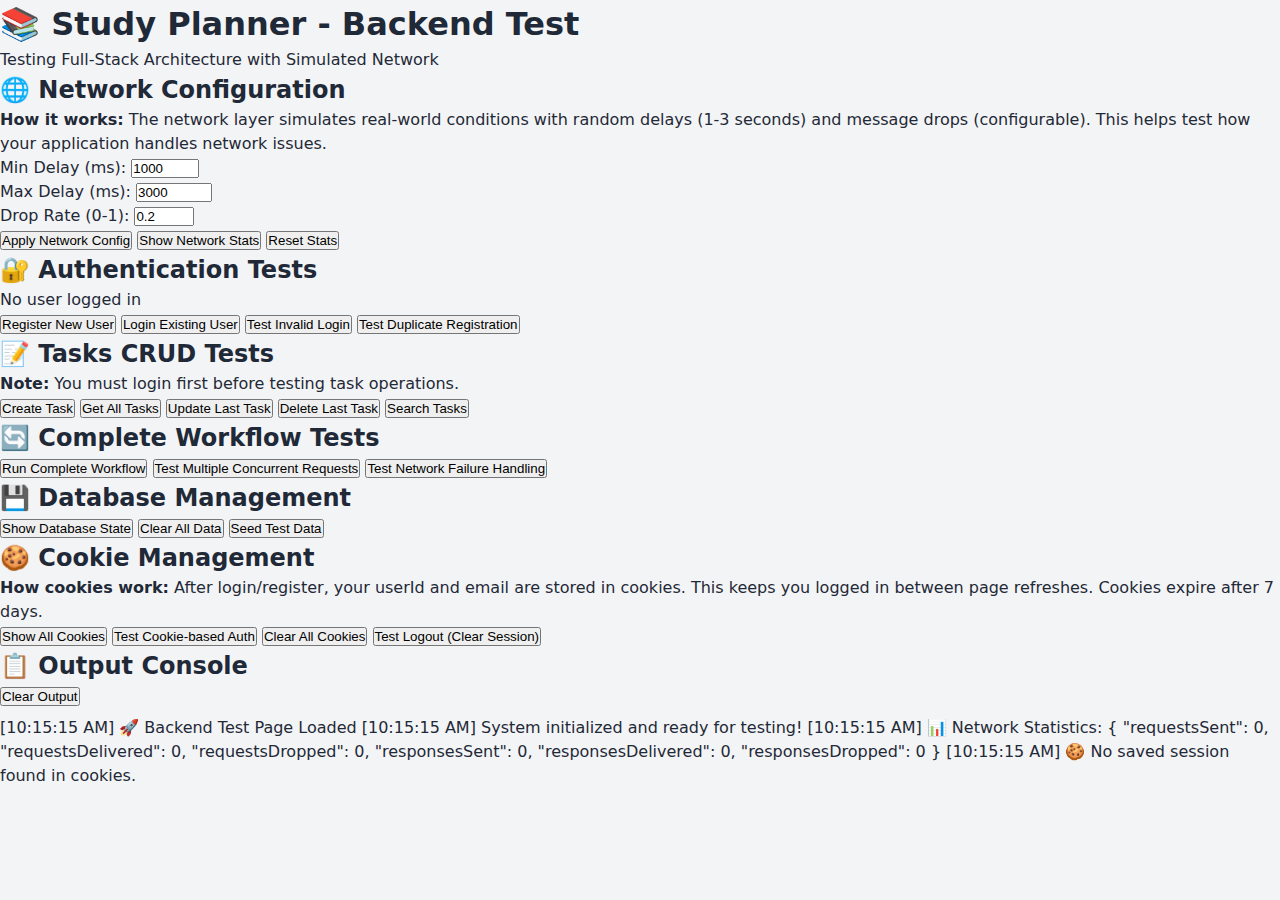
<file: index.html>
<!DOCTYPE html>
<html lang="en">
<head>
    <meta charset="UTF-8">
    <meta name="viewport" content="width=device-width, initial-scale=1.0">
    <title>Study Planner - Backend Test</title>
    <link rel="stylesheet" href="css/style.css">
</head>
<body>
    <div class="container">
        <h1>📚 Study Planner - Backend Test</h1>
        <p class="subtitle">Testing Full-Stack Architecture with Simulated Network</p>

        <!-- Network Configuration Section -->
        <div class="test-section">
            <h2>🌐 Network Configuration</h2>
            <div class="info-box">
                <strong>How it works:</strong> The network layer simulates real-world conditions with random delays (1-3 seconds) 
                and message drops (configurable). This helps test how your application handles network issues.
            </div>
            <div class="network-config">
                <div class="config-item">
                    <label for="minDelay">Min Delay (ms):</label>
                    <input type="number" id="minDelay" value="1000" min="0" max="5000">
                </div>
                <div class="config-item">
                    <label for="maxDelay">Max Delay (ms):</label>
                    <input type="number" id="maxDelay" value="3000" min="0" max="10000">
                </div>
                <div class="config-item">
                    <label for="dropRate">Drop Rate (0-1):</label>
                    <input type="number" id="dropRate" value="0.2" min="0" max="1" step="0.1">
                </div>
            </div>
            <div class="button-group">
                <button onclick="updateNetworkConfig()">Apply Network Config</button>
                <button onclick="showNetworkStats()">Show Network Stats</button>
                <button onclick="resetNetworkStats()">Reset Stats</button>
            </div>
        </div>

        <!-- Authentication Tests Section -->
        <div class="test-section">
            <h2>🔐 Authentication Tests</h2>
            <div id="authStatus" class="status-message status-info">
                No user logged in
            </div>
            <div class="button-group">
                <button onclick="testRegister()">Register New User</button>
                <button onclick="testLogin()">Login Existing User</button>
                <button onclick="testInvalidLogin()">Test Invalid Login</button>
                <button onclick="testDuplicateRegister()">Test Duplicate Registration</button>
            </div>
        </div>

        <!-- Tasks Tests Section -->
        <div class="test-section">
            <h2>📝 Tasks CRUD Tests</h2>
            <div class="info-box">
                <strong>Note:</strong> You must login first before testing task operations.
            </div>
            <div class="button-group">
                <button onclick="testCreateTask()">Create Task</button>
                <button onclick="testGetAllTasks()">Get All Tasks</button>
                <button onclick="testUpdateTask()">Update Last Task</button>
                <button onclick="testDeleteTask()">Delete Last Task</button>
                <button onclick="testSearchTasks()">Search Tasks</button>
            </div>
        </div>

        <!-- Complete Workflow Section -->
        <div class="test-section">
            <h2>🔄 Complete Workflow Tests</h2>
            <div class="button-group">
                <button onclick="runCompleteWorkflow()">Run Complete Workflow</button>
                <button onclick="testMultipleRequests()">Test Multiple Concurrent Requests</button>
                <button onclick="testNetworkFailures()">Test Network Failure Handling</button>
            </div>
        </div>

        <!-- Database Management -->
        <div class="test-section">
            <h2>💾 Database Management</h2>
            <div class="button-group">
                <button onclick="showDatabaseState()">Show Database State</button>
                <button onclick="clearDatabase()">Clear All Data</button>
                <button onclick="seedDatabase()">Seed Test Data</button>
            </div>
        </div>

        <!-- Cookie Management -->
        <div class="test-section">
            <h2>🍪 Cookie Management</h2>
            <div class="info-box">
                <strong>How cookies work:</strong> After login/register, your userId and email are stored in cookies.
                This keeps you logged in between page refreshes. Cookies expire after 7 days.
            </div>
            <div class="button-group">
                <button onclick="showCookies()">Show All Cookies</button>
                <button onclick="testCookieAuth()">Test Cookie-based Auth</button>
                <button onclick="clearCookies()">Clear All Cookies</button>
                <button onclick="testLogout()">Test Logout (Clear Session)</button>
            </div>
        </div>

        <!-- Output Section -->
        <div class="test-section">
            <h2>📋 Output Console</h2>
            <button onclick="clearOutput()" style="margin-bottom: 10px;">Clear Output</button>
            <div id="output"></div>
        </div>
    </div>

    <!-- Load all JavaScript files -->
    <script src="js/config.js"></script>
    <script src="js/utils.js"></script>
    <script src="js/cookies.js"></script>
    <script src="js/db/db_api.js"></script>
    <script src="js/db/user_db.js"></script>
    <script src="js/db/task_db.js"></script>
    <script src="js/network/fajax.js"></script>
    <script src="js/network/network.js"></script>
    <script src="js/server/auth_server.js"></script>
    <script src="js/server/task_server.js"></script>
    <script src="js/client.js"></script>

    <!-- Test Scripts -->
    <script>
        let lastTaskId = null;
        
        // Output helpers
        function output(message, data = null) {
            const outputDiv = document.getElementById('output');
            const timestamp = new Date().toLocaleTimeString();
            let output = `[${timestamp}] ${message}`;
            if (data) {
                output += '\n' + JSON.stringify(data, null, 2);
            }
            outputDiv.textContent += output + '\n\n';
            outputDiv.scrollTop = outputDiv.scrollHeight;
        }
        
        function clearOutput() {
            document.getElementById('output').textContent = '';
        }
        
        function updateAuthStatus(message, isSuccess) {
            const statusDiv = document.getElementById('authStatus');
            statusDiv.textContent = message;
            statusDiv.className = 'status-message ' + (isSuccess ? 'status-success' : 'status-error');
        }

        // Network Configuration
        function updateNetworkConfig() {
            const minDelay = parseInt(document.getElementById('minDelay').value);
            const maxDelay = parseInt(document.getElementById('maxDelay').value);
            const dropRate = parseFloat(document.getElementById('dropRate').value);
            
            Network.updateConfig({ minDelay, maxDelay, dropRate });
            output('✅ Network configuration updated', { minDelay, maxDelay, dropRate });
        }
        
        function showNetworkStats() {
            const stats = Network.getStats();
            output('📊 Network Statistics:', stats);
            Network.printStats();
        }
        
        function resetNetworkStats() {
            Network.resetStats();
            output('🔄 Network statistics reset');
        }

        // Authentication Tests
        async function testRegister() {
            output('🔵 Testing user registration...');
            const email = `test${Date.now()}@example.com`;
            const password = 'password123';
            const name = 'Test User';
            
            try {
                const response = await TestClient.register(email, password, name);
                output('Registration successful!', response.data);
                updateAuthStatus(`Logged in as: ${response.data.user.email}`, true);
            } catch (error) {
                output('Registration failed:', error);
                updateAuthStatus('Registration failed', false);
            }
        }
        
        async function testLogin() {
            output('🔵 Testing user login...');
            
            // First register a user
            const email = 'testuser@example.com';
            const password = 'password123';
            
            // Make sure user exists
            if (!UsersDB.userExists(email)) {
                UsersDB.addUser({ email, password, name: 'Test User' });
            }
            
            try {
                const response = await TestClient.login(email, password);
                output('✅ Login successful!', response.data);
                updateAuthStatus(`Logged in as: ${response.data.user.email}`, true);
            } catch (error) {
                output('❌ Login failed:', error);
                updateAuthStatus('Login failed', false);
            }
        }
        
        async function testInvalidLogin() {
            output('🔵 Testing invalid login credentials...');
            
            try {
                await TestClient.login('invalid@example.com', 'wrongpassword');
            } catch (error) {
                output('✅ Invalid login correctly rejected:', error);
            }
        }
        
        async function testDuplicateRegister() {
            output('🔵 Testing duplicate registration...');
            const email = 'duplicate@example.com';
            
            // Register first user
            if (!UsersDB.userExists(email)) {
                UsersDB.addUser({ email, password: 'password123', name: 'Duplicate Test' });
            }
            
            // Try to register again
            try {
                await TestClient.register(email, 'password123', 'Duplicate Test');
            } catch (error) {
                output('✅ Duplicate registration correctly rejected:', error);
            }
        }

        // Task Tests
        async function testCreateTask() {
            if (!TestClient.isLoggedIn()) {
                output('❌ Please login first!');
                return;
            }
            
            output('🔵 Testing task creation...');
            
            const taskData = {
                title: 'Complete Math Assignment',
                description: 'Finish chapter 5 exercises',
                subject: 'Mathematics',
                dueDate: '2024-12-31',
                priority: 'high'
            };
            
            try {
                const response = await TestClient.createTask(taskData);
                lastTaskId = response.data.task.id;
                output('✅ Task created successfully!', response.data);
            } catch (error) {
                output('❌ Task creation failed:', error);
            }
        }
        
        async function testGetAllTasks() {
            if (!TestClient.isLoggedIn()) {
                output('❌ Please login first!');
                return;
            }
            
            output('🔵 Getting all tasks...');
            
            try {
                const response = await TestClient.getTasks();
                output(`✅ Retrieved ${response.data.tasks.length} tasks:`, response.data);
            } catch (error) {
                output('❌ Get tasks failed:', error);
            }
        }
        
        async function testUpdateTask() {
            if (!TestClient.isLoggedIn()) {
                output('❌ Please login first!');
                return;
            }
            
            if (!lastTaskId) {
                output('❌ No task to update. Create a task first!');
                return;
            }
            
            output('🔵 Testing task update...');
            
            const updates = {
                title: 'Updated: Complete Math Assignment',
                completed: true
            };
            
            try {
                const response = await TestClient.updateTask(lastTaskId, updates);
                output('✅ Task updated successfully!', response.data);
            } catch (error) {
                output('❌ Task update failed:', error);
            }
        }
        
        async function testDeleteTask() {
            if (!TestClient.isLoggedIn()) {
                output('❌ Please login first!');
                return;
            }
            
            if (!lastTaskId) {
                output('❌ No task to delete. Create a task first!');
                return;
            }
            
            output('🔵 Testing task deletion...');
            
            try {
                const response = await TestClient.deleteTask(lastTaskId);
                output('✅ Task deleted successfully!', response.data);
                lastTaskId = null;
            } catch (error) {
                output('❌ Task deletion failed:', error);
            }
        }
        
        async function testSearchTasks() {
            if (!TestClient.isLoggedIn()) {
                output('❌ Please login first!');
                return;
            }
            
            output('🔵 Testing task search...');
            
            try {
                const response = await TestClient.getTasks({ search: 'Math' });
                output(`✅ Search found ${response.data.tasks.length} tasks:`, response.data);
            } catch (error) {
                output('❌ Task search failed:', error);
            }
        }

        // Complete Workflow
        async function runCompleteWorkflow() {
            output('🔵🔵🔵 Starting complete workflow test...\n');
            
            try {
                // 1. Register
                output('Step 1: Registering new user...');
                const email = `workflow${Date.now()}@example.com`;
                await TestClient.register(email, 'password123', 'Workflow Test');
                
                await sleep(500);
                
                // 2. Create multiple tasks
                output('Step 2: Creating multiple tasks...');
                await TestClient.createTask({
                    title: 'Study Physics',
                    subject: 'Physics',
                    priority: 'high'
                });
                
                await sleep(500);
                
                await TestClient.createTask({
                    title: 'Read History Chapter',
                    subject: 'History',
                    priority: 'medium'
                });
                
                await sleep(500);
                
                // 3. Get all tasks
                output('Step 3: Retrieving all tasks...');
                const tasksResponse = await TestClient.getTasks();
                
                await sleep(500);
                
                // 4. Update first task
                if (tasksResponse.data.tasks.length > 0) {
                    output('Step 4: Updating first task...');
                    const firstTask = tasksResponse.data.tasks[0];
                    await TestClient.updateTask(firstTask.id, { completed: true });
                }
                
                await sleep(500);
                
                // 5. Search tasks
                output('Step 5: Searching tasks...');
                await TestClient.getTasks({ search: 'Study' });
                
                output('\n✅✅✅ Complete workflow finished successfully!');
            } catch (error) {
                output('\n❌❌❌ Workflow failed:', error);
            }
        }
        
        async function testMultipleRequests() {
            if (!TestClient.isLoggedIn()) {
                output('❌ Please login first!');
                return;
            }
            
            output('🔵 Testing multiple concurrent requests...');
            
            const promises = [
                TestClient.createTask({ title: 'Task 1', subject: 'Math' }),
                TestClient.createTask({ title: 'Task 2', subject: 'Physics' }),
                TestClient.createTask({ title: 'Task 3', subject: 'Chemistry' }),
                TestClient.getTasks()
            ];
            
            try {
                const results = await Promise.allSettled(promises);
                output('✅ Concurrent requests completed:', results);
            } catch (error) {
                output('❌ Concurrent requests failed:', error);
            }
        }
        
        async function testNetworkFailures() {
            output('🔵 Testing network failure handling...');
            output('Setting high drop rate (80%)...');
            
            // Set high drop rate temporarily
            const originalDropRate = Network.config.dropRate;
            Network.updateConfig({ dropRate: 0.8 });
            
            // Try multiple requests
            for (let i = 0; i < 5; i++) {
                try {
                    output(`Attempt ${i + 1}...`);
                    await TestClient.getTasks();
                    output('✅ Request succeeded');
                    break;
                } catch (error) {
                    output(`❌ Request failed: ${error.message}`);
                    if (i < 4) await sleep(1000);
                }
            }
            
            // Restore original drop rate
            Network.updateConfig({ dropRate: originalDropRate });
            output('Network configuration restored');
        }

        // Database Management
        function showDatabaseState() {
            const users = UsersDB.getAllUsers();
            const tasks = TasksDB.getAllTasks();
            
            output('📊 Database State:');
            output(`Users (${users.length}):`, users);
            output(`Tasks (${tasks.length}):`, tasks);
        }
        
        function clearDatabase() {
            if (confirm('Are you sure you want to clear all data?')) {
                UsersDB.clearAllUsers();
                TasksDB.clearAllTasks();
                TestClient.logout();
                updateAuthStatus('Database cleared', false);
                output('✅ All database data cleared');
            }
        }
        
        function seedDatabase() {
            // Create test users
            const user1 = UsersDB.addUser({
                email: 'student1@example.com',
                password: 'password123',
                name: 'Student One'
            });
            
            const user2 = UsersDB.addUser({
                email: 'student2@example.com',
                password: 'password123',
                name: 'Student Two'
            });
            
            // Create test tasks
            TasksDB.addTask({
                userId: user1.id,
                title: 'Complete Math Homework',
                description: 'Chapter 7 exercises 1-20',
                subject: 'Mathematics',
                priority: 'high',
                dueDate: '2024-12-31'
            });
            
            TasksDB.addTask({
                userId: user1.id,
                title: 'Study for Physics Exam',
                description: 'Review chapters 1-5',
                subject: 'Physics',
                priority: 'high',
                dueDate: '2024-12-25'
            });
            
            TasksDB.addTask({
                userId: user2.id,
                title: 'Read History Chapter',
                description: 'Chapter 12: World War II',
                subject: 'History',
                priority: 'medium',
                dueDate: '2024-12-28'
            });
            
            output('✅ Test data seeded successfully');
            showDatabaseState();
        }

        // Cookie Management
        function showCookies() {
            const cookies = CookieManager.getAll();
            const cookieCount = Object.keys(cookies).length;
            
            output(`🍪 Browser Cookies (${cookieCount} total):`, cookies);
            
            if (cookieCount === 0) {
                output('ℹ️ No cookies set. Login or register to create session cookies.');
            } else {
                output('\nCookie Details:');
                for (const [name, value] of Object.entries(cookies)) {
                    output(`  ${name}: ${value.substring(0, 50)}${value.length > 50 ? '...' : ''}`);
                }
            }
        }
        
        async function testCookieAuth() {
            output('🔵 Testing cookie-based authentication...');
            
            // Check if we have auth cookies
            const userId = CookieManager.get(COOKIE_NAMES.USER_ID);
            const email = CookieManager.get(COOKIE_NAMES.USER_EMAIL);
            
            if (!userId) {
                output('❌ No userId in cookies. Please login first!');
                return;
            }
            
            output('✅ Auth cookies found:', { 
                userId, 
                email: decodeURIComponent(email)
            });
            
            // Try to fetch tasks using cookie-based auth
            output('🔵 Fetching tasks using cookies...');
            
            try {
                const response = await TestClient.getTasks();
                output('✅ Cookie-based authentication successful!', response.data);
            } catch (error) {
                output('❌ Cookie-based authentication failed:', error);
            }
        }
        
        function clearCookies() {
            if (confirm('Clear all cookies?')) {
                CookieManager.clearAll();
                output('✅ All cookies cleared');
                updateAuthStatus('Cookies cleared - logged out', false);
            }
        }
        
        function testLogout() {
            output('🔵 Testing logout (clearing session)...');
            
            if (!TestClient.isLoggedIn()) {
                output('❌ No active session to logout from');
                return;
            }
            
            TestClient.logout();
            output('✅ Logout successful - cookies cleared');
            updateAuthStatus('Logged out', false);
            showCookies();
        }

        // Utility
        function sleep(ms) {
            return new Promise(resolve => setTimeout(resolve, ms));
        }

        // Initialize
        window.onload = function() {
            output('🚀 Backend Test Page Loaded');
            output('System initialized and ready for testing!');
            showNetworkStats();

            // Restore session from cookies if available
            const restoredUser = TestClient.restoreSession();
            if (restoredUser) {
                output('🍪 Session restored from cookies!', restoredUser);
                updateAuthStatus(`Restored session: ${restoredUser.email}`, true);
            } else {
                output('🍪 No saved session found in cookies.');
            }
        };
    </script>
</body>
</html>
</file>
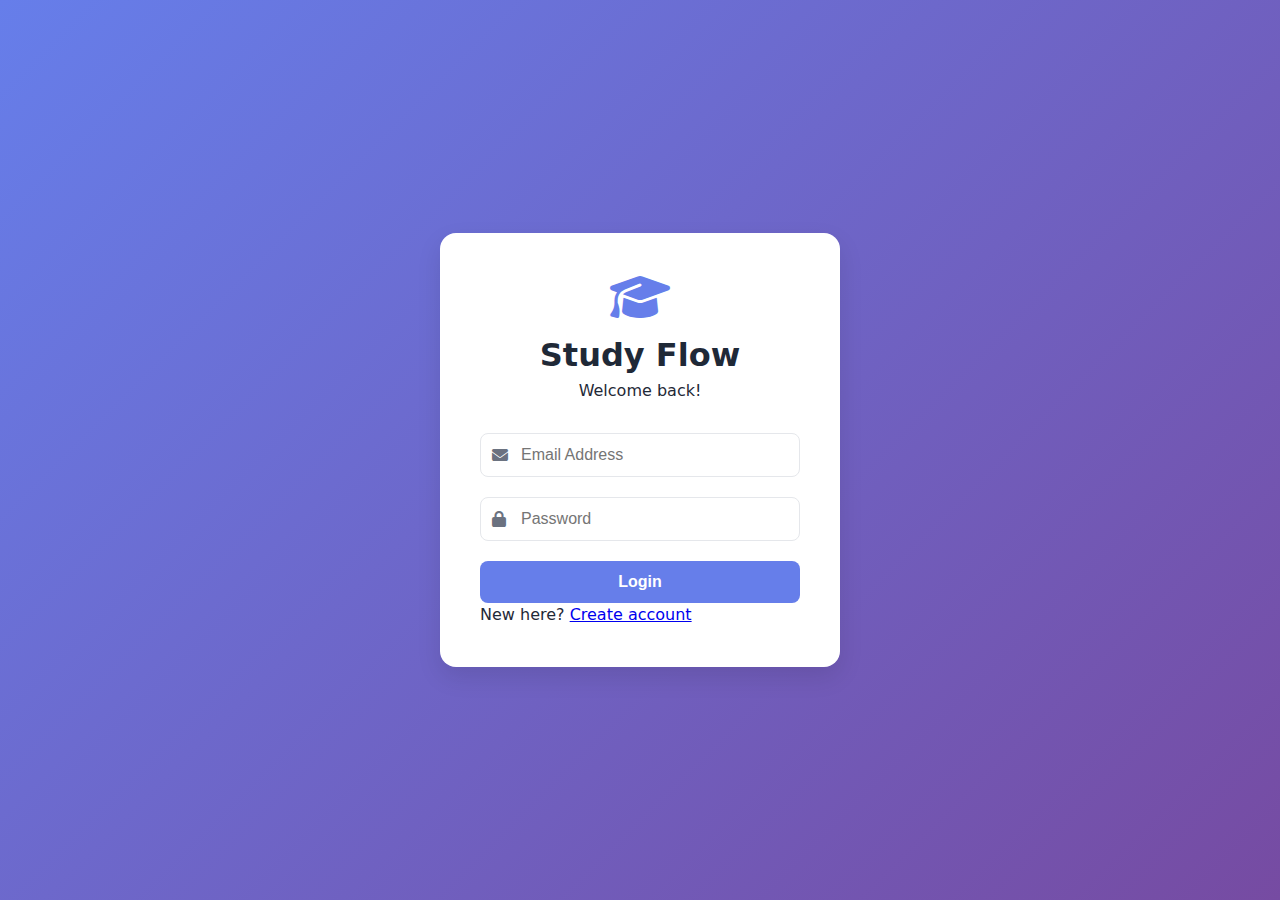
<file: index2.html>
<!DOCTYPE html>
<html lang="en">
<head>
    <meta charset="UTF-8">
    <meta name="viewport" content="width=device-width, initial-scale=1.0">
    <title>Study Flow – Smart Study Planner</title>
    <link rel="stylesheet" href="https://cdnjs.cloudflare.com/ajax/libs/font-awesome/6.4.0/css/all.min.css">
    <link rel="stylesheet" href="css/style.css">
</head>
<body>

    <div id="app"></div>

    <!-- Auth Templates -->
    <template id="login-template">
        <div class="auth-wrapper">
            <div class="auth-card fade-in">
                <div class="brand-header">
                    <i class="fa-solid fa-graduation-cap brand-icon"></i>
                    <h1>Study Flow</h1>
                    <p class="brand-subtitle">Welcome back!</p>
                </div>
                <form onsubmit="app.handleLogin(event)">
                    <div class="input-group">
                        <i class="fa-solid fa-envelope input-icon"></i>
                        <input type="email" id="loginEmail" required placeholder="Email Address">
                    </div>
                    <div class="input-group">
                        <i class="fa-solid fa-lock input-icon"></i>
                        <input type="password" id="loginPassword" required minlength="6" placeholder="Password">
                    </div>
                    <div id="loginError"></div>
                    <button type="submit" class="btn btn-primary btn-block">Login</button>
                    <p class="auth-footer">
                        New here? <a href="#" onclick="app.navigate('register')">Create account</a>
                    </p>
                </form>
            </div>
        </div>
    </template>

    <template id="register-template">
        <div class="auth-wrapper">
            <div class="auth-card fade-in">
                <div class="brand-header">
                    <i class="fa-solid fa-user-plus brand-icon"></i>
                    <h1>Join Study Flow</h1>
                    <p class="brand-subtitle">Start organizing your studies</p>
                </div>
                <form onsubmit="app.handleRegister(event)">
                    <div class="input-group">
                        <i class="fa-solid fa-user input-icon"></i>
                        <input type="text" id="regName" required minlength="2" maxlength="50" pattern="[A-Za-z\s]{2,50}" placeholder="Full Name">
                    </div>
                    <div class="input-group">
                        <i class="fa-solid fa-envelope input-icon"></i>
                        <input type="email" id="regEmail" required placeholder="Email Address">
                    </div>
                    <div class="input-group">
                        <i class="fa-solid fa-lock input-icon"></i>
                        <input type="password" id="regPassword" required minlength="6" maxlength="64" placeholder="Password">
                    </div>
                    <div class="input-group">
                        <i class="fa-solid fa-lock input-icon"></i>
                        <input type="password" id="regConfirmPassword" required minlength="6" maxlength="64" placeholder="Confirm Password">
                    </div>
                    <div id="regError"></div>
                    <button type="submit" class="btn btn-primary btn-block">Sign Up</button>
                    <p class="auth-footer">
                        Already have an account? <a href="#" onclick="app.navigate('login')">Back to Login</a>
                    </p>
                </form>
            </div>
        </div>
    </template>

    <!-- Dashboard Template -->
    <template id="dashboard-template">
        <div class="dashboard-layout fade-in">
            <header class="app-header">
                <div class="header-left">
                    <i class="fa-solid fa-graduation-cap logo-icon"></i>
                    <span class="logo-text">Study Flow</span>
                </div>
                <div class="header-right">
                    <div class="profile-container">
                        <div class="profile-circle" id="profileCircle">S</div>
                        <div class="profile-dropdown">
                            <div class="dropdown-info">
                                <div class="dropdown-name" id="profileName">Student Name</div>
                                <div class="dropdown-email" id="profileEmail">student@email.com</div>
                            </div>
                            <div class="dropdown-divider"></div>
                            <button onclick="app.handleLogout()" class="btn btn-danger btn-block logout-btn">
                                <i class="fa-solid fa-right-from-bracket"></i> Logout
                            </button>
                        </div>
                    </div>
                </div>
            </header>
            
            <main class="main-content">
                <div class="toolbar">
                    <div class="search-bar">
                        <i class="fa-solid fa-magnifying-glass"></i>
                        <input type="text" id="searchInput" placeholder="Search by title or subject..." oninput="app.handleSearch(event)">
                    </div>
                    <select id="filterPriority" class="filter-select" onchange="app.handleFilter()">
                        <option value="all">All Priorities</option>
                        <option value="high">High Priority</option>
                        <option value="medium">Medium Priority</option>
                        <option value="low">Low Priority</option>
                    </select>
                    <button class="btn btn-primary" onclick="app.navigate('task-form')">
                        <i class="fa-solid fa-plus"></i> New Task
                    </button>
                </div>

                <!-- Stats (before calendar) -->
                <div class="stats-container">
                    <div class="stat-card">
                        <div class="stat-value" id="totalTasksCount">0</div>
                        <div class="stat-label">Total Tasks</div>
                    </div>
                    <div class="stat-card">
                        <div class="stat-value stat-value--warning" id="pendingTasksCount">0</div>
                        <div class="stat-label">Pending</div>
                    </div>
                    <div class="stat-card">
                        <div class="stat-value stat-value--success" id="completedTasksCount">0</div>
                        <div class="stat-label">Completed</div>
                    </div>
                </div>

                <!-- Calendar + Urgent Row -->
                <div class="calendar-urgent-row">
                    <div class="calendar-section">
                        <div class="calendar-header">
                            <button onclick="app.changeMonth(-1)" class="btn btn-outline" title="Previous Month"><i class="fa-solid fa-chevron-left"></i></button>
                            <h2 id="calendarMonthYear" class="calendar-month-title">Month Year</h2>
                            <button onclick="app.changeMonth(1)" class="btn btn-outline" title="Next Month"><i class="fa-solid fa-chevron-right"></i></button>
                        </div>
                        <div id="calendarGrid" class="calendar-grid"></div>
                    </div>
                    <div class="urgent-section">
                        <div class="urgent-header">
                            <span>Urgent Tasks</span>
                        </div>
                        <div id="urgentTasksList" class="urgent-list"></div>
                    </div>
                </div>

                <div id="tasksContainer" class="tasks-grid"></div>
            </main>
        </div>
    </template>

    <!-- Task Form Template -->
    <template id="task-form-template">
        <div class="auth-wrapper">
            <div class="form-card fade-in">
                <h2 id="formTitle" class="form-title">
                    <i class="fa-solid fa-calendar-check form-title-icon"></i>
                    <span>Create New Task</span>
                </h2>
                <form onsubmit="app.handleTaskSubmit(event)">
                    <input type="hidden" id="taskId">
                    <div class="form-group">
                        <label for="taskTitle">Task Title</label>
                        <input type="text" id="taskTitle" required placeholder="e.g., Final Exam Review">
                    </div>
                    <div class="form-row">
                        <div class="form-group">
                            <label for="taskSubject">Subject</label>
                            <div class="subject-select-row">
                                <select id="taskSubject" required></select>
                                <button type="button" class="btn btn-outline subject-add-toggle" onclick="app.toggleAddSubject()" title="Add new subject"><i class="fa-solid fa-plus"></i></button>
                            </div>
                            <div id="addSubjectRow" class="add-subject-row">
                                <input type="text" id="newSubjectInput" placeholder="New subject name" onkeydown="if(event.key==='Enter'){event.preventDefault();app.handleAddSubject();}">
                                <button type="button" class="btn btn-primary add-subject-btn" onclick="app.handleAddSubject()">Add</button>
                            </div>
                        </div>
                        <div class="form-group">
                            <label for="taskPriority">Priority Level</label>
                            <select id="taskPriority">
                                <option value="low">Low</option>
                                <option value="medium" selected>Medium</option>
                                <option value="high">High</option>
                            </select>
                        </div>
                    </div>
                    <div class="form-group">
                        <label for="taskDueDate">Due Date</label>
                        <input type="date" id="taskDueDate" required>
                    </div>
                    <div class="form-group">
                        <label for="taskDescription">Description (Optional)</label>
                        <textarea id="taskDescription" rows="3" placeholder="Add specific details or sub-tasks..."></textarea>
                    </div>
                    <div class="form-actions">
                        <button type="submit" class="btn btn-primary btn-block">Save Task</button>
                        <button type="button" class="btn btn-outline btn-block" onclick="app.navigate('dashboard')">Cancel</button>
                    </div>
                </form>
            </div>
        </div>
    </template>

    <!-- Task Detail Modal Template -->
    <template id="task-detail-modal">
        <div class="modal-overlay" id="modalOverlay" onclick="app.closeModal()">
            <div class="modal-card fade-in" onclick="event.stopPropagation()">
                <div class="modal-header">
                    <div class="modal-title" id="modalTitle">Task Name</div>
                    <button class="btn btn-outline modal-close-btn" onclick="app.closeModal()"><i class="fa-solid fa-xmark"></i></button>
                </div>
                <div id="modalBadgeContainer" class="modal-badge-container"></div>
                <div id="modalSubject" class="modal-subject">Subject</div>
                <p id="modalDesc" class="modal-desc">Description goes here...</p>
                <div class="modal-footer">
                    <span id="modalDate" class="modal-date"><i class="fa-regular fa-calendar"></i> Due: </span>
                    <div class="modal-actions">
                        <button class="btn btn-outline" id="modalDeleteBtn" title="Delete"><i class="fa-solid fa-trash modal-delete-icon"></i></button>
                        <button class="btn btn-primary modal-edit-btn" id="modalEditBtn">Edit</button>
                    </div>
                </div>
            </div>
        </div>
    </template>
    <!-- Load backend scripts (simulated server stack) -->
    <script src="js/config.js"></script>
    <script src="js/utils.js"></script>
    <script src="js/cookies.js"></script>
    <script src="js/db/db_api.js"></script>
    <script src="js/db/user_db.js"></script>
    <script src="js/db/task_db.js"></script>
    <script src="js/network/fajax.js"></script>
    <script src="js/network/network.js"></script>
    <script src="js/server/auth_server.js"></script>
    <script src="js/server/task_server.js"></script>
    <script src="js/client.js"></script>
    <!-- Load app UI -->
    <script src="js/app.js"></script>
</body>
</html>
</file>
<file: css/style.css>
:root {
            --primary: #667eea;
            --primary-dark: #764ba2;
            --success: #10b981;
            --warning: #f59e0b;
            --danger: #ef4444;
            --bg: #f3f4f6;
            --white: #ffffff;
            --text-main: #1f2937;
            --text-muted: #6b7280;
            --border: #e5e7eb;
        }

        * { margin: 0; padding: 0; box-sizing: border-box; }
        body { font-family: 'Segoe UI', system-ui, sans-serif; background: var(--bg); color: var(--text-main); line-height: 1.5; overflow-x: hidden; }
        
        .fade-in { animation: fadeIn 0.3s ease-out; }
        @keyframes fadeIn { from { opacity: 0; transform: translateY(10px); } to { opacity: 1; transform: translateY(0); } }

        /* Auth Layout */
        .auth-wrapper { min-height: 100vh; display: flex; align-items: center; justify-content: center; background: linear-gradient(135deg, var(--primary) 0%, var(--primary-dark) 100%); padding: 20px; }
        .auth-card { background: var(--white); padding: 40px; border-radius: 16px; width: 100%; max-width: 400px; box-shadow: 0 10px 25px rgba(0,0,0,0.1); }
        .brand-header { text-align: center; margin-bottom: 30px; }
        .brand-icon { font-size: 3rem; color: var(--primary); margin-bottom: 10px; }
        
        .input-group { position: relative; margin-bottom: 20px; }
        .input-icon { position: absolute; left: 12px; top: 50%; transform: translateY(-50%); color: var(--text-muted); z-index: 10; }
        .input-group input { width: 100%; padding: 12px 12px 12px 40px; border: 1px solid var(--border); border-radius: 8px; font-size: 1rem; transition: border 0.2s; }
        .input-group input:focus { outline: none; border-color: var(--primary); }

        .btn { cursor: pointer; border: none; border-radius: 8px; font-weight: 600; display: inline-flex; align-items: center; justify-content: center; gap: 8px; transition: 0.2s; font-size: 1rem; }
        .btn-primary { background: var(--primary); color: white; padding: 12px 24px; }
        .btn-primary:hover { background: var(--primary-dark); transform: translateY(-1px); }
        .btn-outline { background: transparent; border: 1px solid var(--border); padding: 8px 16px; color: var(--text-main); }
        .btn-outline:hover { background: #f9fafb; }
        .btn-block { width: 100%; }

        /* Dashboard Layout */
        .app-header { background: var(--white); padding: 1rem 5%; display: flex; justify-content: space-between; align-items: center; box-shadow: 0 2px 4px rgba(0,0,0,0.05); position: sticky; top: 0; z-index: 100; }
        .logo-text { font-weight: 700; font-size: 1.25rem; color: var(--primary); margin-left: 8px; }
        .main-content { padding: 2rem 5%; max-width: 1200px; margin: 0 auto; }
        
        /* Toolbar */
        .toolbar { display: flex; gap: 1rem; margin-bottom: 2rem; flex-wrap: wrap; align-items: center; }
        .search-bar { flex: 1; position: relative; min-width: 250px; }
        .search-bar i { position: absolute; left: 12px; top: 50%; transform: translateY(-50%); color: var(--text-muted); }
        .search-bar input { width: 100%; padding: 10px 10px 10px 35px; border: 1px solid var(--border); border-radius: 8px; font-size: 0.95rem; }
        .filter-select { padding: 10px; border-radius: 8px; border: 1px solid var(--border); background: white; cursor: pointer; }

        /* Calendar Section */
        .calendar-section { background: var(--white); padding: 1.5rem; border-radius: 12px; box-shadow: 0 4px 6px rgba(0,0,0,0.05); margin-bottom: 2rem; }
        .calendar-header { display: flex; justify-content: space-between; align-items: center; margin-bottom: 1.5rem; }
        .calendar-grid { display: grid; grid-template-columns: repeat(7, 1fr); border-top: 1px solid var(--border); border-left: 1px solid var(--border); }
        .calendar-day-label { text-align: center; font-weight: 600; padding: 12px 8px; background: #f9fafb; border-right: 1px solid var(--border); border-bottom: 1px solid var(--border); font-size: 0.75rem; text-transform: uppercase; color: var(--text-muted); }
        .day-cell { min-height: 100px; position: relative; border-right: 1px solid var(--border); border-bottom: 1px solid var(--border); padding: 8px; background: var(--white); }
        .day-cell.today { background: #eff6ff; }
        .day-cell.today .day-number { color: var(--primary); font-weight: bold; }
        .day-cell.other-month { background: #f9fafb; opacity: 0.4; }
        .day-number { font-size: 0.85rem; color: var(--text-muted); }
        
        .task-dot-container { display: flex; flex-wrap: wrap; gap: 4px; margin-top: 8px; }
        .task-dot { width: 10px; height: 10px; border-radius: 50%; cursor: pointer; transition: transform 0.2s; border: 1.5px solid white; box-shadow: 0 1px 2px rgba(0,0,0,0.1); }
        .task-dot:hover { transform: scale(1.4); }
        .dot-high { background: var(--danger); }
        .dot-medium { background: var(--warning); }
        .dot-low { background: var(--success); }

        /* Stats & Task List */
        .stats-container { display: grid; grid-template-columns: repeat(3, 1fr); gap: 1.5rem; margin-bottom: 2rem; }
        .stat-card { background: white; padding: 1.5rem; border-radius: 12px; text-align: center; box-shadow: 0 2px 4px rgba(0,0,0,0.05); border-bottom: 3px solid transparent; }
        .stat-card:nth-child(1) { border-color: var(--primary); }
        .stat-card:nth-child(2) { border-color: var(--warning); }
        .stat-card:nth-child(3) { border-color: var(--success); }
        .stat-value { font-size: 1.75rem; font-weight: 700; color: var(--text-main); }
        
        .tasks-grid { display: grid; grid-template-columns: repeat(auto-fill, minmax(320px, 1fr)); gap: 1.5rem; }
        .task-card { background: white; padding: 1.5rem; border-radius: 12px; position: relative; border-left: 5px solid var(--border); box-shadow: 0 2px 4px rgba(0,0,0,0.05); transition: 0.2s; }
        .task-card:hover { transform: translateY(-2px); box-shadow: 0 4px 8px rgba(0,0,0,0.1); }
        .task-card.completed { opacity: 0.6; background: #fdfdfd; }
        .task-card.completed h3 { text-decoration: line-through; color: var(--text-muted); }
        
        .badge { font-size: 0.65rem; padding: 4px 10px; border-radius: 20px; text-transform: uppercase; font-weight: 800; letter-spacing: 0.5px; }
        .badge-high { background: #fee2e2; color: #b91c1c; }
        .badge-medium { background: #fef3c7; color: #92400e; }
        .badge-low { background: #d1fae5; color: #065f46; }

        /* Modal / Form */
        .modal-overlay { position: fixed; inset: 0; background: rgba(0,0,0,0.6); display: flex; align-items: center; justify-content: center; z-index: 1000; padding: 20px; backdrop-filter: blur(2px); }
        .modal-card { background: white; padding: 28px; border-radius: 16px; width: 100%; max-width: 450px; box-shadow: 0 25px 50px -12px rgba(0,0,0,0.25); }
        .modal-header { display: flex; justify-content: space-between; align-items: center; margin-bottom: 16px; }
        .modal-title { font-size: 1.4rem; font-weight: 700; }
        .modal-desc { color: var(--text-muted); margin: 15px 0 25px 0; font-size: 1rem; min-height: 60px; }
        
        .form-card { background: white; padding: 2.5rem; border-radius: 16px; width: 100%; max-width: 550px; box-shadow: 0 4px 20px rgba(0,0,0,0.08); }
        .form-group { margin-bottom: 1.25rem; }
        .form-group label { display: block; margin-bottom: 6px; font-weight: 600; font-size: 0.9rem; color: var(--text-main); }
        .form-group input, .form-group select, .form-group textarea { width: 100%; padding: 12px; border: 1px solid var(--border); border-radius: 8px; font-size: 1rem; font-family: inherit; }
        .form-group input:focus, .form-group select:focus { outline: none; border-color: var(--primary); }

        .custom-checkbox { width: 20px; height: 20px; cursor: pointer; accent-color: var(--primary); }

        @media (max-width: 768px) {
            .stats-container { grid-template-columns: 1fr; }
            .toolbar { flex-direction: column; align-items: stretch; }
            .calendar-day-label { font-size: 0.6rem; }
            .day-cell { min-height: 60px; }
        }
</file>
